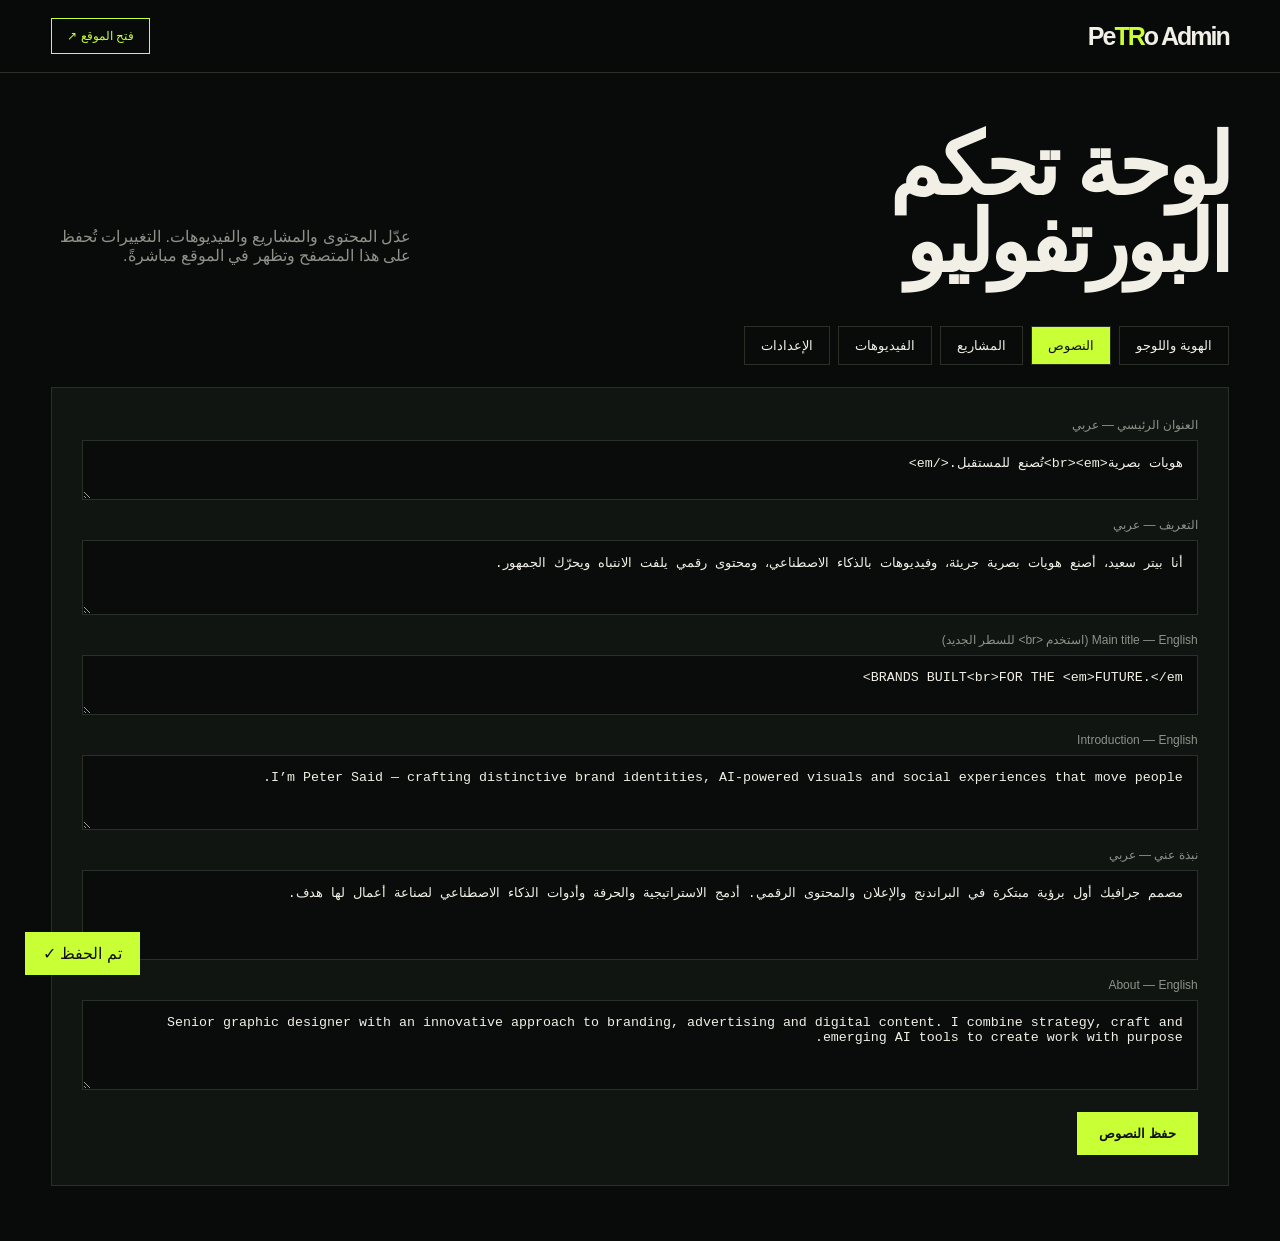
<file: admin.html>
<!doctype html><html lang="ar" dir="rtl"><head><meta charset="UTF-8"><meta name="viewport" content="width=device-width,initial-scale=1"><title>PetRo — Admin</title><link href="https://fonts.cdnfonts.com/css/somar-sans" rel="stylesheet"><style>
:root{--bg:#080b0a;--panel:#111512;--acid:#c9ff35;--text:#f1efe6;--muted:#8d9289;--line:#293027}*{box-sizing:border-box}body{margin:0;background:var(--bg);color:var(--text);font-family:'Somar Sans',Arial,sans-serif}.top{position:sticky;top:0;z-index:5;display:flex;align-items:center;justify-content:space-between;padding:18px 4vw;background:rgba(8,11,10,.88);backdrop-filter:blur(15px);border-bottom:1px solid var(--line)}.logo{font-weight:900;font-size:25px;letter-spacing:-2px}.logo span{color:var(--acid)}.top a{color:var(--acid);text-decoration:none;border:1px solid var(--acid);padding:10px 15px;font-size:12px}.wrap{width:min(1200px,92%);margin:55px auto}.intro{display:flex;justify-content:space-between;align-items:end;margin-bottom:45px}.intro h1{font-size:clamp(42px,7vw,85px);line-height:.9;margin:0;letter-spacing:-4px}.intro p{color:var(--muted);max-width:360px}.tabs{display:flex;gap:8px;flex-wrap:wrap;margin-bottom:22px}.tabs button{background:transparent;border:1px solid var(--line);color:var(--text);padding:11px 16px;cursor:pointer}.tabs button.active{background:var(--acid);color:#111}.panel{display:none;background:var(--panel);border:1px solid var(--line);padding:30px}.panel.active{display:block}.grid{display:grid;grid-template-columns:1fr 1fr;gap:18px}.field{display:flex;flex-direction:column;gap:8px}.field.full{grid-column:1/3}.field span{font-size:12px;color:var(--muted)}input,textarea,select{width:100%;background:#090c0a;border:1px solid var(--line);color:var(--text);padding:14px;font:15px inherit;outline:none}input:focus,textarea:focus,select:focus{border-color:var(--acid)}.save,.add{margin-top:22px;background:var(--acid);color:#111;border:0;padding:14px 22px;font-weight:900;cursor:pointer}.list{display:grid;gap:9px}.row{display:flex;align-items:center;gap:14px;background:#090c0a;border:1px solid var(--line);padding:13px}.row img{width:70px;height:48px;object-fit:cover}.row strong{flex:1}.row button{border:1px solid #713532;background:transparent;color:#ff8e87;padding:8px 12px;cursor:pointer}.switch{width:44px;height:24px;accent-color:var(--acid)}.notice{position:fixed;bottom:25px;left:25px;background:var(--acid);color:#111;padding:12px 18px;transform:translateY(100px);transition:.3s}.notice.show{transform:none}.danger{background:transparent;color:#ff8e87;border:1px solid #713532;padding:12px 18px;margin-top:25px;cursor:pointer}@media(max-width:700px){.intro{display:block}.grid{grid-template-columns:1fr}.field.full{grid-column:1}.panel{padding:20px}.row{flex-wrap:wrap}.row strong{min-width:50%}}
</style></head><body><header class="top"><div class="logo">Pe<span>TR</span>o Admin</div><a href="index.html" target="_blank">فتح الموقع ↗</a></header><main class="wrap"><div class="intro"><h1>لوحة تحكم<br>البورتفوليو</h1><p>عدّل المحتوى والمشاريع والفيديوهات. التغييرات تُحفظ على هذا المتصفح وتظهر في الموقع مباشرةً.</p></div><div class="tabs"><button class="active" data-tab="copy">النصوص</button><button data-tab="projects">المشاريع</button><button data-tab="videos">الفيديوهات</button><button data-tab="settings">الإعدادات</button></div>
<section class="panel active" id="copy"><div class="grid"><label class="field full"><span>العنوان الرئيسي — عربي</span><textarea id="heroAr" rows="2"></textarea></label><label class="field full"><span>التعريف — عربي</span><textarea id="introAr" rows="3"></textarea></label><label class="field full"><span>Main title — English (استخدم &lt;br&gt; للسطر الجديد)</span><textarea id="heroEn" rows="2"></textarea></label><label class="field full"><span>Introduction — English</span><textarea id="introEn" rows="3"></textarea></label><label class="field full"><span>نبذة عني — عربي</span><textarea id="aboutAr" rows="4"></textarea></label><label class="field full"><span>About — English</span><textarea id="aboutEn" rows="4"></textarea></label></div><button class="save" id="saveCopy">حفظ النصوص</button></section>
<section class="panel" id="projects"><h2>المشاريع الحالية</h2><div class="list" id="projectList"></div><h2>إضافة مشروع</h2><form id="projectForm" class="grid"><label class="field"><span>اسم المشروع</span><input required name="title"></label><label class="field"><span>التصنيف</span><select name="cat"><option value="branding">Branding</option><option value="ai">AI</option><option value="social">Social Media</option></select></label><label class="field full"><span>رابط صورة الغلاف</span><input required type="url" name="image"></label><label class="field full"><span>رابط المشروع</span><input required type="url" name="url"></label><button class="add">إضافة المشروع</button></form></section>
<section class="panel" id="videos"><h2>الفيديوهات المضافة</h2><div class="list" id="videoList"></div><h2>إضافة فيديو Google Drive</h2><form id="videoForm" class="grid"><label class="field"><span>اسم الفيديو</span><input required name="title"></label><label class="field"><span>التصنيف</span><input name="tag" value="MOTION"></label><label class="field full"><span>Google Drive File ID</span><input required name="id" placeholder="مثال: 1jkOEf_mvUsk..."></label><button class="add">إضافة الفيديو</button></form></section>
<section class="panel" id="settings"><h2>الإعدادات</h2><label class="row"><input class="switch" type="checkbox" id="showLoader"><strong>إظهار شاشة التحميل</strong></label><label class="row"><input class="switch" type="checkbox" id="showStats"><strong>إظهار قسم الأرقام</strong></label><label class="row"><input class="switch" type="checkbox" id="showProcess"><strong>إظهار مراحل العمل</strong></label><button class="save" id="saveSettings">حفظ الإعدادات</button><br><button class="danger" id="resetAll">إعادة كل شيء للوضع الأصلي</button></section></main><div class="notice" id="notice">تم الحفظ ✓</div><script>
const KEY='petroAdminConfig';const defaults={copy:{heroAr:'هويات بصرية<br><em>تُصنع للمستقبل.</em>',introAr:'أنا بيتر سعيد، أصنع هويات بصرية جريئة، وفيديوهات بالذكاء الاصطناعي، ومحتوى رقمي يلفت الانتباه ويحرّك الجمهور.',heroEn:'BRANDS BUILT<br>FOR THE <em>FUTURE.</em>',introEn:'I’m Peter Said — crafting distinctive brand identities, AI-powered visuals and social experiences that move people.',aboutAr:'مصمم جرافيك أول برؤية مبتكرة في البراندنج والإعلان والمحتوى الرقمي. أدمج الاستراتيجية والحرفة وأدوات الذكاء الاصطناعي لصناعة أعمال لها هدف.',aboutEn:'Senior graphic designer with an innovative approach to branding, advertising and digital content. I combine strategy, craft and emerging AI tools to create work with purpose.'},hiddenProjects:[],customProjects:[],hiddenVideos:[],customVideos:[],settings:{loader:true,stats:true,process:true}};let config=JSON.parse(localStorage.getItem(KEY)||'null')||structuredClone(defaults);const save=()=>localStorage.setItem(KEY,JSON.stringify(config)),notify=()=>{notice.classList.add('show');setTimeout(()=>notice.classList.remove('show'),1600)};
document.querySelectorAll('.tabs button').forEach(b=>b.onclick=()=>{document.querySelector('.tabs .active').classList.remove('active');document.querySelector('.panel.active').classList.remove('active');b.classList.add('active');document.getElementById(b.dataset.tab).classList.add('active')});Object.keys(config.copy).forEach(k=>document.getElementById(k).value=config.copy[k]);saveCopy.onclick=()=>{Object.keys(config.copy).forEach(k=>config.copy[k]=document.getElementById(k).value);save();notify()};
const baseProjects=['Visit Siwa Travel','SAGE Brand Identity','West Reb Identity','Rebranding Identity','DSAT Real Estate','1BC Brand Identity','Qurtuba Developments','Hunger Station','Skincare Identity','Fashion for Ajurs','OVERTHINKING'];function drawProjects(){projectList.innerHTML='';baseProjects.forEach(title=>{const row=document.createElement('label');row.className='row';row.innerHTML=`<input class="switch" type="checkbox" ${config.hiddenProjects.includes(title)?'':'checked'}><strong>${title}</strong>`;row.querySelector('input').onchange=e=>{config.hiddenProjects=e.target.checked?config.hiddenProjects.filter(x=>x!==title):[...new Set([...config.hiddenProjects,title])];save();notify()};projectList.append(row)});config.customProjects.forEach((p,i)=>{const row=document.createElement('div');row.className='row';row.innerHTML=`<img src="${p.image}"><strong>${p.title} · ${p.cat}</strong><button>حذف</button>`;row.querySelector('button').onclick=()=>{config.customProjects.splice(i,1);save();drawProjects()};projectList.append(row)})}drawProjects();projectForm.onsubmit=e=>{e.preventDefault();const d=new FormData(e.target);config.customProjects.push(Object.fromEntries(d));save();e.target.reset();drawProjects();notify()};
const baseVideos=['EVO — Summer Film','Monoplay Motion','Limitless Motion','Snackdip × Talabat','Al-Shams Film','Pioneers Halloween'];function drawVideos(){videoList.innerHTML='';baseVideos.forEach(title=>{const row=document.createElement('label');row.className='row';row.innerHTML=`<input class="switch" type="checkbox" ${config.hiddenVideos.includes(title)?'':'checked'}><strong>${title}</strong>`;row.querySelector('input').onchange=e=>{config.hiddenVideos=e.target.checked?config.hiddenVideos.filter(x=>x!==title):[...new Set([...config.hiddenVideos,title])];save();notify()};videoList.append(row)});config.customVideos.forEach((v,i)=>{const row=document.createElement('div');row.className='row';row.innerHTML=`<strong>${v.title} · ${v.tag}</strong><button>حذف</button>`;row.querySelector('button').onclick=()=>{config.customVideos.splice(i,1);save();drawVideos()};videoList.append(row)})}drawVideos();videoForm.onsubmit=e=>{e.preventDefault();config.customVideos.push(Object.fromEntries(new FormData(e.target)));save();e.target.reset();drawVideos();notify()};
showLoader.checked=config.settings.loader;showStats.checked=config.settings.stats;showProcess.checked=config.settings.process;saveSettings.onclick=()=>{config.settings={loader:showLoader.checked,stats:showStats.checked,process:showProcess.checked};save();notify()};resetAll.onclick=()=>{if(confirm('هل تريد حذف كل التعديلات؟')){localStorage.removeItem(KEY);location.reload()}};
</script><script src="admin-branding.js"></script></body></html>
</file>
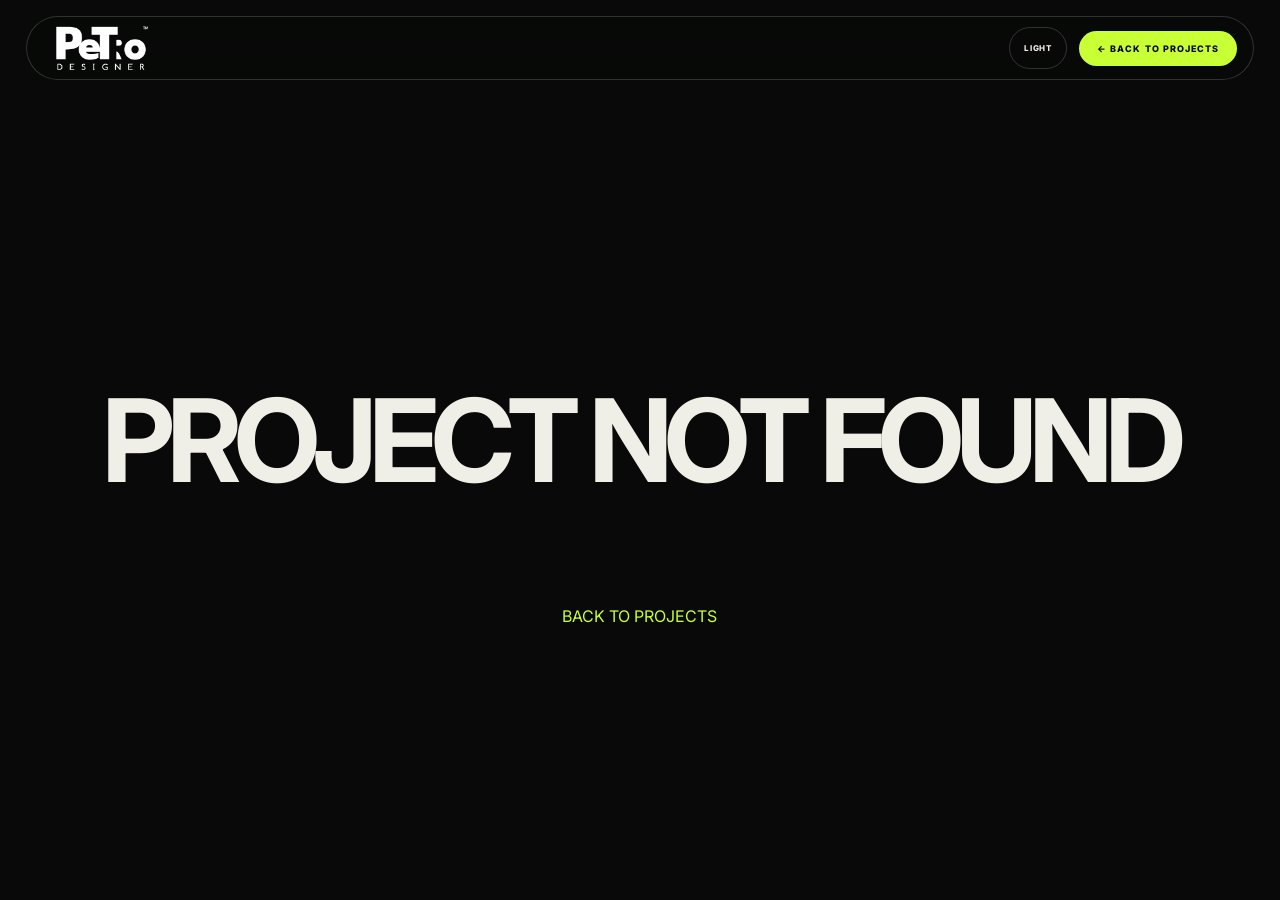
<file: project.html>
<!doctype html>
<html lang="en" dir="ltr">
<head>
  <meta charset="utf-8">
  <meta name="viewport" content="width=device-width,initial-scale=1">
  <meta name="description" content="Selected branding and art direction project by Peter Said.">
  <meta name="theme-color" content="#080908">
  <title>Project - Petro Designer</title>
  <link rel="preconnect" href="https://fonts.googleapis.com">
  <link rel="preconnect" href="https://fonts.gstatic.com" crossorigin>
  <link href="https://fonts.googleapis.com/css2?family=Inter:wght@400;500;600;700;800;900&family=Somar+Sans:wght@400;600;700;800&display=swap" rel="stylesheet">
  <script>document.documentElement.dataset.theme=localStorage.getItem('petroTheme')||'dark'</script>
  <link rel="stylesheet" href="app/project-v3.css">
</head>
<body>
  <header class="projectHeader">
    <a class="brand petroLogo" href="index.html" aria-label="Petro Designer home"><img src="my%20logo.png" alt="Petro Designer"></a>
    <div class="headerActions">
      <button class="themeBtn" id="themeBtn" type="button" aria-label="Switch color theme">LIGHT</button>
      <a class="back" href="index.html">&larr; BACK TO PROJECTS</a>
    </div>
  </header>
  <main id="project" aria-live="polite"></main>
  <script src="site-branding.js"></script>
  <script src="app/project-page-v3.js"></script>
</body>
</html>
</file>
<file: app/project-v3.css>
:root{
  --acid:#c9ff35;
  --bg:#080908;
  --panel:#0f110e;
  --paper:#efeee7;
  --muted:#999d96;
  --line:rgba(255,255,255,.17);
  --ease:cubic-bezier(.16,1,.3,1);
}
*{box-sizing:border-box}
html{scroll-behavior:smooth}
body{margin:0;overflow-x:hidden;background:var(--bg);color:var(--paper);font-family:Inter,Arial,sans-serif}
a{color:inherit;text-decoration:none}
button{font:inherit}
::selection{background:var(--acid);color:#080908}

.projectHeader{
  position:fixed;
  z-index:1000;
  top:16px;
  left:2vw;
  right:2vw;
  min-height:64px;
  padding:8px 16px;
  display:flex;
  align-items:center;
  justify-content:space-between;
  border:1px solid var(--line);
  border-radius:100px;
  background:rgba(8,9,8,.78);
  backdrop-filter:blur(18px);
}
.brand{position:relative;width:118px;height:46px;overflow:hidden}
.brand img{position:absolute;left:50%;top:50%;width:180px;height:180px;max-width:none;object-fit:contain;transform:translate(-50%,-50%);filter:invert(1) grayscale(1) brightness(2.6);mix-blend-mode:screen}
.headerActions{display:flex;align-items:center;gap:12px}
.themeBtn{min-width:58px;height:42px;padding:0 12px;display:grid;place-items:center;border:1px solid var(--line);border-radius:100px;background:transparent;color:inherit;font-size:8px;font-weight:800;letter-spacing:.1em;cursor:pointer;transition:.3s}
.themeBtn:hover{border-color:var(--acid);background:var(--acid);color:#080908;transform:rotate(14deg)}
.back{padding:13px 18px;border-radius:100px;background:var(--acid);color:#080908;font:800 9px/1 Inter,sans-serif;letter-spacing:.12em;transition:transform .3s}
.back:hover{transform:translateX(-4px)}

.hero{position:relative;min-height:100svh;padding:135px 4vw 5vw;display:flex;align-items:flex-end;overflow:hidden;color:#fff}
.heroImage{position:absolute;inset:0;width:100%;height:100%;object-fit:cover;filter:grayscale(.42) saturate(.74);transform:scale(1.025);animation:heroReveal 1.35s var(--ease) both}
.hero:after{content:"";position:absolute;inset:0;background:linear-gradient(180deg,rgba(0,0,0,.08),rgba(0,0,0,.9) 92%)}
@keyframes heroReveal{from{opacity:.25;transform:scale(1.09)}to{opacity:1;transform:scale(1.025)}}
.heroCopy{position:relative;z-index:2;width:100%}
.eyebrow{padding-bottom:18px;display:flex;justify-content:space-between;gap:22px;border-bottom:1px solid rgba(255,255,255,.28);color:var(--acid);font:700 9px/1.4 monospace;letter-spacing:.18em;text-transform:uppercase}
.hero h1{width:min(1500px,94vw);margin:28px 0 0;font-size:clamp(60px,10.5vw,175px);line-height:.88;letter-spacing:-.065em;word-spacing:.06em;text-wrap:balance;text-transform:uppercase}
.hero h1.longProjectTitle{font-size:clamp(48px,8.5vw,140px);line-height:.91;letter-spacing:-.055em}

.summary{padding:135px 6vw;display:grid;grid-template-columns:1.35fr .65fr;gap:9vw}
.summary h2{margin:0;font-size:clamp(54px,7.6vw,116px);line-height:.82;letter-spacing:-.065em;text-transform:uppercase}
.summary h2 span{color:var(--acid)}
.summaryText p{margin:0;color:#a6aaa3;font-size:18px;line-height:1.8}
.summaryText p+p{margin-top:22px}

.facts{margin:0 3vw;display:grid;grid-template-columns:repeat(4,1fr);border:1px solid var(--line)}
.facts div{min-height:150px;padding:34px 3vw;display:flex;flex-direction:column;justify-content:flex-end;border-right:1px solid var(--line)}
.facts div:last-child{border-right:0}
.facts small{margin-bottom:14px;color:#747870;font:9px/1 monospace;letter-spacing:.12em}
.facts b{font-size:15px}

.visual{margin:0;padding:12vw 4vw 7vw;background:var(--panel)}
.visual img{display:block;width:100%;min-height:70vh;max-height:none;object-fit:cover}
.visualMeta{margin-top:16px;display:flex;justify-content:space-between;color:#777b74;font:9px/1.4 monospace;letter-spacing:.13em}

.process{padding:145px 6vw}
.process>small{color:var(--acid);font:9px/1 monospace;letter-spacing:.18em}
.steps{margin-top:48px;display:grid;grid-template-columns:repeat(4,1fr);border-top:1px solid var(--line)}
.steps article{min-height:360px;padding:28px;border-right:1px solid var(--line)}
.steps article:last-child{border-right:0}
.steps b{color:var(--acid);font:10px/1 monospace}
.steps h3{margin:160px 0 16px;font-size:clamp(24px,2.8vw,40px);letter-spacing:-.045em}
.steps p{margin:0;color:#898d86;font-size:12px;line-height:1.7}

.localCase{padding-top:135px;background:#0b0d0c}
.localCaseHead{padding:0 4vw 68px;display:flex;align-items:flex-end;justify-content:space-between;gap:45px}
.localCaseHead small{color:var(--project-accent,var(--acid));font:9px/1 monospace;letter-spacing:.18em}
.localCaseHead h2{max-width:1050px;margin:18px 0 0;font-size:clamp(55px,9vw,142px);line-height:.75;letter-spacing:-.07em;text-transform:uppercase;text-wrap:balance}
.localCaseHead p{max-width:470px;margin:0;color:#989c95;font-size:16px;line-height:1.75}
.projectGallery{display:grid;grid-template-columns:1fr;background:#050605}
.projectMedia{position:relative;margin:0;overflow:hidden;background:#121412;border:0}
.projectMedia+.projectMedia{border-top:10px solid #080908}
.projectMedia img,.projectMedia video{display:block;width:100%;height:auto;border:0}
.projectMedia img{opacity:.14;transform:scale(1.018);transition:opacity .75s ease,transform 1.15s var(--ease)}
.projectMedia.in img{opacity:1;transform:none}
.projectMedia video{max-height:95vh;background:#050505;object-fit:contain}
.projectMedia figcaption{position:absolute;left:24px;bottom:20px;padding:8px 11px;background:rgba(0,0,0,.6);color:#fff;font:8px/1 monospace;letter-spacing:.15em;opacity:0;transition:opacity .3s}
.projectMedia:hover figcaption{opacity:1}

.cta{padding:155px 5vw;text-align:center;background:var(--paper);color:#080908}
.cta p{font:800 9px/1 monospace;letter-spacing:.18em}
.cta h2{max-width:1200px;margin:28px auto 48px;font-size:clamp(66px,11vw,175px);line-height:.78;letter-spacing:-.08em}
.cta a{display:inline-block;padding:19px 27px;border-radius:100px;background:#080908;color:var(--paper);font-size:10px;font-weight:800;letter-spacing:.1em;transition:.3s}
.cta a:hover{background:var(--acid);color:#080908;transform:translateY(-4px)}
.missing{min-height:100vh;padding:30px;display:grid;place-items:center;text-align:center}
.missing h1{font-size:clamp(48px,9vw,140px);letter-spacing:-.07em}
.missing a{color:var(--acid)}

[data-theme="light"] body{background:#f2f0e8;color:#11120f}
[data-theme="light"] .projectHeader{background:rgba(242,240,232,.88);border-color:rgba(17,18,15,.2)}
[data-theme="light"] .brand img{filter:none;mix-blend-mode:multiply}
[data-theme="light"] .themeBtn{border-color:rgba(17,18,15,.2)}
[data-theme="light"] .summaryText p,[data-theme="light"] .steps p{color:#55584f}
[data-theme="light"] .facts{border-color:rgba(17,18,15,.2)}
[data-theme="light"] .facts div,[data-theme="light"] .steps article{border-color:rgba(17,18,15,.2)}
[data-theme="light"] .visual{background:#e8e5dc}
[data-theme="light"] .localCase{background:#ebe7dc}
[data-theme="light"] .localCaseHead p{color:#55584f}
[data-theme="light"] .projectMedia+.projectMedia{border-color:#ebe7dc}

@media(max-width:900px){
  .summary{grid-template-columns:1fr;gap:38px;padding:95px 6vw}
  .facts{grid-template-columns:repeat(2,1fr)}
  .facts div:nth-child(2){border-right:0}
  .facts div:nth-child(-n+2){border-bottom:1px solid var(--line)}
  .steps{grid-template-columns:repeat(2,1fr)}
  .steps article:nth-child(2){border-right:0}
  .steps article:nth-child(-n+2){border-bottom:1px solid var(--line)}
  .localCaseHead{align-items:flex-start;flex-direction:column}
}
@media(max-width:620px){
  .projectHeader{top:9px;left:3vw;right:3vw;min-height:56px;padding:5px 8px}
  .brand{width:78px;height:40px}.brand img{width:135px;height:135px}
  .themeBtn{min-width:50px;height:38px;padding:0 9px}.back{padding:11px 12px;font-size:7px}
  .hero{min-height:86svh;padding:110px 5vw 38px}
  .eyebrow{align-items:flex-start;flex-direction:column}
  .hero h1,.hero h1.longProjectTitle{width:92vw;font-size:14vw;line-height:.94;letter-spacing:-.045em}
  .summary h2{font-size:14.5vw}
  .facts{margin:0}.facts div{min-height:118px;padding:28px 5vw}
  .process{padding:95px 5vw}.steps article{min-height:270px;padding:20px}.steps h3{margin-top:90px;font-size:20px}
  .localCase{padding-top:85px}.localCaseHead{padding:0 5vw 42px}.localCaseHead h2{font-size:13.5vw;line-height:.82}
  .projectMedia figcaption{display:none}.projectMedia video{max-height:80vh}
  .visual{padding:10vw 4vw}.visual img{min-height:52vh}
  .cta{padding:110px 5vw}.cta h2{font-size:17vw}
}
@media(prefers-reduced-motion:reduce){
  html{scroll-behavior:auto}.heroImage{animation:none}.projectMedia img{opacity:1;transform:none;transition:none}
}
</file>
